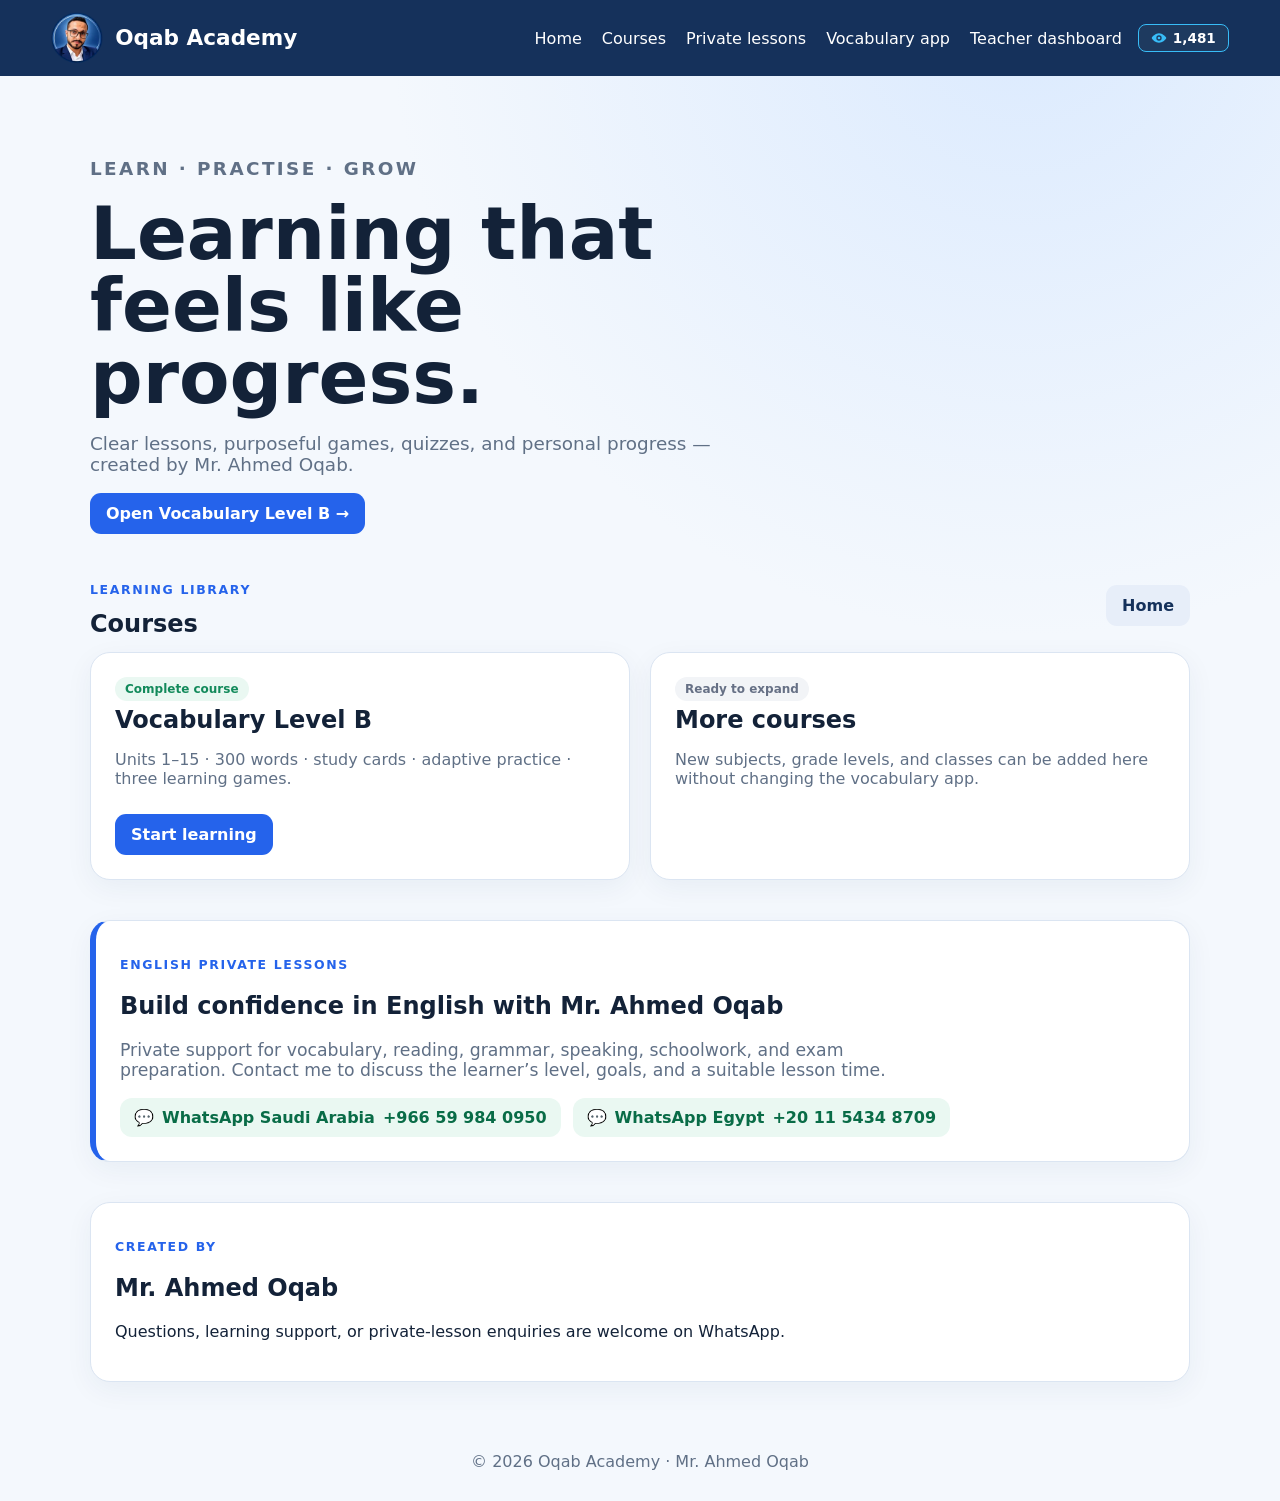
<file: index.html>
<!doctype html>
<html lang="en">
<head>
  <meta charset="utf-8">
  <meta name="viewport" content="width=device-width,initial-scale=1">
  <meta name="description" content="Oqab Academy — vocabulary lessons, games, quizzes, student progress, and English private lessons.">
  <title>Oqab Academy</title>
  <link rel="stylesheet" href="./hub.css">
  <style>
    .header-visits-badge {
      display: inline-flex;
      align-items: center;
      gap: 6px;
      background: #1e3a5f;
      padding: 5px 12px;
      border-radius: 8px;
      font-size: 0.85rem;
      color: #fff;
      border: 1px solid #38bdf8;
      vertical-align: middle;
    }
    .header-visits-badge svg {
      width: 16px;
      height: 16px;
      fill: #38bdf8;
    }
  </style>
</head>
<body>
  <header class="top">
    <a class="brand" href="./" aria-label="Oqab Academy home">
      <img src="./logo.webp" alt="Oqab Academy logo" width="52" height="52">
      <span>Oqab Academy</span>
    </a>
    <nav>
      <a href="./">Home</a>
      <a href="#courses">Courses</a>
      <a href="#private-lessons">Private lessons</a>
      <a href="./vocab/">Vocabulary app</a>
      <a href="./admin.html">Teacher dashboard</a>
      <span class="header-visits-badge" title="Total Website Visits">
        <svg viewBox="0 0 24 24" aria-hidden="true" focusable="false">
          <path d="M12 5c-5.2 0-9.3 4.5-10.5 6a1.6 1.6 0 0 0 0 2C2.7 14.5 6.8 19 12 19s9.3-4.5 10.5-6a1.6 1.6 0 0 0 0-2C21.3 9.5 17.2 5 12 5Zm0 11a4 4 0 1 1 0-8 4 4 0 0 1 0 8Zm0-2a2 2 0 1 0 0-4 2 2 0 0 0 0 4Z"/>
        </svg>
        <b id="total-visits">…</b>
      </span>
    </nav>
  </header>

  <main>
    <section class="hero">
      <div>
        <p class="eyebrow">Learn · practise · grow</p>
        <h1>Learning that feels like progress.</h1>
        <p>Clear lessons, purposeful games, quizzes, and personal progress — created by Mr. Ahmed Oqab.</p>
        <a class="btn primary" href="./vocab/">Open Vocabulary Level B →</a>
      </div>
    </section>

    <section class="wrap" id="courses">
      <div class="section-heading">
        <div>
          <p class="eyebrow">Learning library</p>
          <h2>Courses</h2>
        </div>
        <a class="btn" href="./">Home</a>
      </div>
      <div class="grid">
        <article class="card">
          <span class="tag">Complete course</span>
          <h2>Vocabulary Level B</h2>
          <p>Units 1–15 · 300 words · study cards · adaptive practice · three learning games.</p>
          <a class="btn primary" href="./vocab/">Start learning</a>
        </article>
        <article class="card">
          <span class="tag soon">Ready to expand</span>
          <h2>More courses</h2>
          <p>New subjects, grade levels, and classes can be added here without changing the vocabulary app.</p>
        </article>
      </div>
    </section>

    <section class="wrap panel lessons" id="private-lessons">
      <p class="eyebrow">English private lessons</p>
      <h2>Build confidence in English with Mr. Ahmed Oqab</h2>
      <p>Private support for vocabulary, reading, grammar, speaking, schoolwork, and exam preparation. Contact me to discuss the learner’s level, goals, and a suitable lesson time.</p>
      <div class="contacts">
        <a href="https://wa.me/966599840950" target="_blank" rel="noopener" aria-label="WhatsApp Saudi Arabia, +966 59 984 0950">
          <span aria-hidden="true">💬</span> WhatsApp Saudi Arabia <b dir="ltr">+966 59 984 0950</b>
        </a>
        <a href="https://wa.me/201154348709" target="_blank" rel="noopener" aria-label="WhatsApp Egypt, +20 11 5434 8709">
          <span aria-hidden="true">💬</span> WhatsApp Egypt <b dir="ltr">+20 11 5434 8709</b>
        </a>
      </div>
    </section>

    <section class="wrap panel contact">
      <p class="eyebrow">Created by</p>
      <h2>Mr. Ahmed Oqab</h2>
      <p>Questions, learning support, or private-lesson enquiries are welcome on WhatsApp.</p>
    </section>
  </main>

  <footer>
    © <span id="year"></span> Oqab Academy · Mr. Ahmed Oqab
  </footer>

  <script type="module">
    document.querySelector('#year').textContent = new Date().getFullYear();
    const visitEl = document.querySelector('#total-visits');
    let localCount = parseInt(localStorage.getItem('oqab_hub_visits') || '1480', 10);
    if (!sessionStorage.getItem('hub_counted')) {
      localCount += 1;
      localStorage.setItem('oqab_hub_visits', localCount);
      sessionStorage.setItem('hub_counted', 'true');
    }
    if (visitEl) visitEl.textContent = localCount.toLocaleString();
  </script>
</body>
</html>
</file>
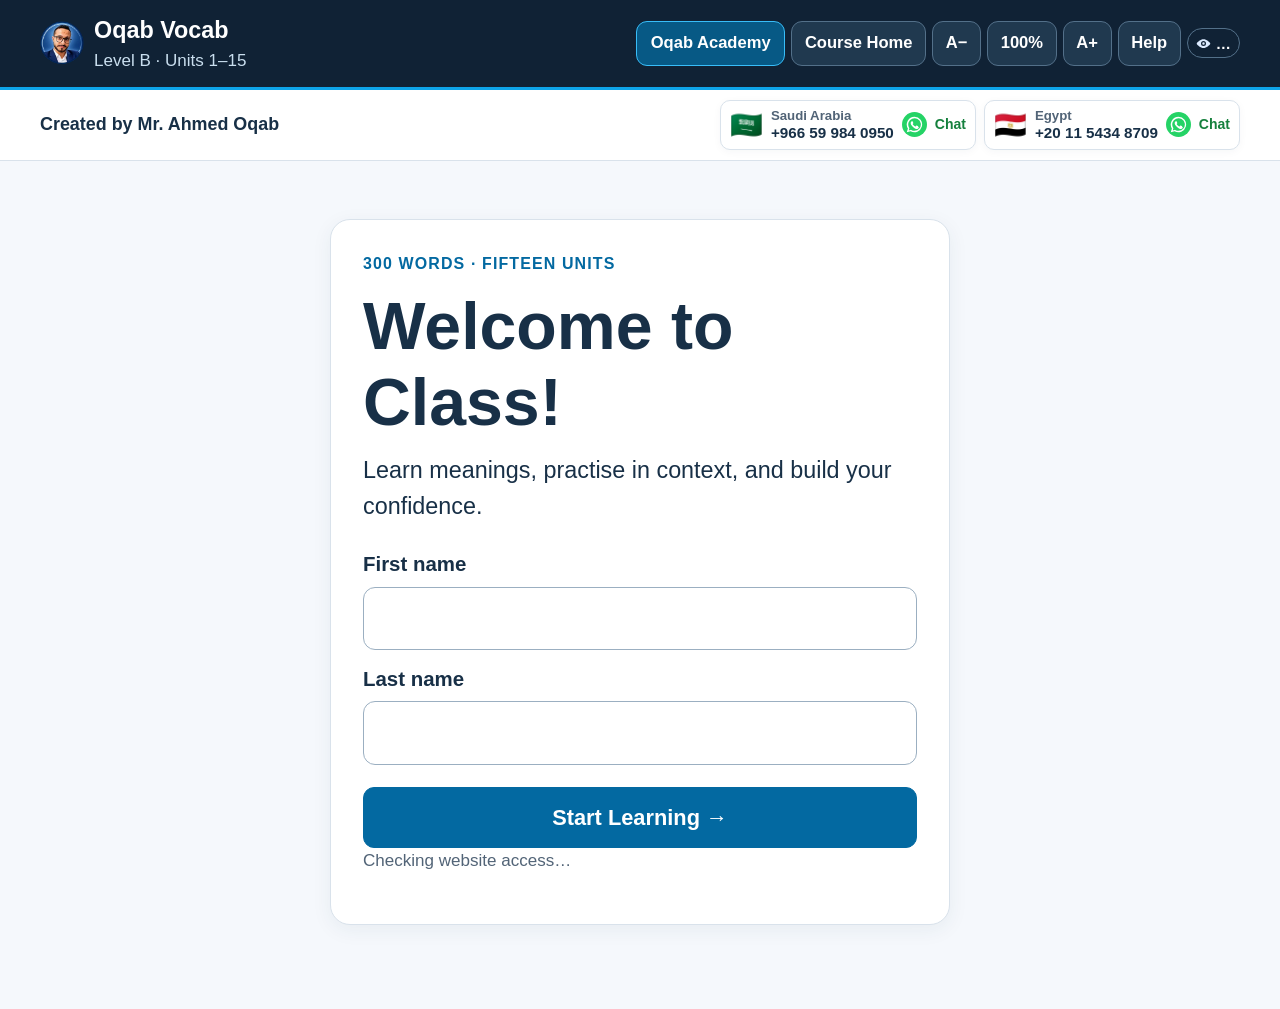
<file: vocab/index.html>
<!doctype html>
<html lang="en">
<head>
  <meta charset="utf-8">
  <meta name="viewport" content="width=device-width, initial-scale=1">
  <base href="./">
  <meta name="description" content="Oqab Vocab Level B: 300 words, practice, games and personal progress.">
  <title>Oqab Vocab | Level B, Units 1–15</title>
  <link rel="stylesheet" href="styles.css?v=20260914-contact-v2">
</head>
<body>
  <a class="skip-link" href="#main-container">Skip to activity</a>
  <header id="main-header">
    <div class="brand"><img id="brand-logo" src="[data-uri]" alt="Oqab Vocabulary Logo" width="44" height="44"><div><strong>Oqab Vocab</strong><small>Level B · <span id="banner-active-unit-text">Units 1–15</span></small></div></div>
    <nav aria-label="Main navigation"><a class="nav-link hub-link" href="../">Oqab Academy</a><button id="global-home-btn" data-action="home">Course Home</button><button id="global-back-btn" data-action="back" hidden>Back</button><button id="zoom-out" data-action="zoom-out" aria-label="Decrease text size">A−</button><button id="zoom-reset" data-action="zoom-reset" aria-label="Reset text size">100%</button><button id="zoom-in" data-action="zoom-in" aria-label="Increase text size">A+</button><button data-action="help">Help</button><span class="header-visits" aria-label="Website visits"><svg viewBox="0 0 24 24" aria-hidden="true" focusable="false"><path d="M12 5c-5.2 0-9.3 4.5-10.5 6a1.6 1.6 0 0 0 0 2C2.7 14.5 6.8 19 12 19s9.3-4.5 10.5-6a1.6 1.6 0 0 0 0-2C21.3 9.5 17.2 5 12 5Zm0 11a4 4 0 1 1 0-8 4 4 0 0 1 0 8Zm0-2a2 2 0 1 0 0-4 2 2 0 0 0 0 4Z"/></svg><b id="public-total-visits">…</b></span><span id="nav-user-info" hidden><span id="nav-xp">0</span> XP <button id="student-password-button" data-action="account-password" hidden>Change password</button> <button data-action="logout">Sign out</button></span></nav>
  </header>
  <aside class="creator-banner" aria-label="Creator and WhatsApp contacts"><div class="creator-details"><strong>Created by Mr. Ahmed Oqab</strong></div><div class="contact-links"><a href="https://wa.me/966599840950" target="_blank" rel="noopener noreferrer" aria-label="Chat with Mr. Ahmed Oqab on WhatsApp in Saudi Arabia, +966 59 984 0950"><span class="country-flag" aria-hidden="true">🇸🇦</span><span class="contact-copy"><small>Saudi Arabia</small><b dir="ltr">+966 59 984 0950</b></span><span class="whatsapp-mark" aria-hidden="true"><svg viewBox="0 0 32 32" focusable="false"><path d="M16 3a13 13 0 0 0-11.1 19.8L3 29l6.4-1.7A13 13 0 1 0 16 3Zm0 23.6a10.6 10.6 0 0 1-5.4-1.5l-.4-.2-3.8 1 1-3.7-.2-.4A10.6 10.6 0 1 1 16 26.6Zm5.8-7.9c-.3-.2-1.9-.9-2.2-1-.3-.1-.5-.2-.7.2s-.8 1-.9 1.2c-.2.2-.3.2-.7.1-1.8-.9-3-1.6-4.2-3.6-.3-.5.3-.5.9-1.7.1-.2 0-.4 0-.6l-1-2.3c-.3-.6-.5-.5-.7-.5h-.6c-.2 0-.6.1-.9.4-.3.4-1.2 1.2-1.2 2.9s1.2 3.3 1.4 3.6c.2.2 2.4 3.7 5.8 5.2 2.1.9 2.9 1 4 .8.6-.1 1.9-.8 2.1-1.5.3-.7.3-1.4.2-1.5-.1-.1-.3-.2-.6-.4Z"/></svg></span><span class="chat-label">Chat</span></a><a href="https://wa.me/201154348709" target="_blank" rel="noopener noreferrer" aria-label="Chat with Mr. Ahmed Oqab on WhatsApp in Egypt, +20 11 5434 8709"><span class="country-flag" aria-hidden="true">🇪🇬</span><span class="contact-copy"><small>Egypt</small><b dir="ltr">+20 11 5434 8709</b></span><span class="whatsapp-mark" aria-hidden="true"><svg viewBox="0 0 32 32" focusable="false"><path d="M16 3a13 13 0 0 0-11.1 19.8L3 29l6.4-1.7A13 13 0 1 0 16 3Zm0 23.6a10.6 10.6 0 0 1-5.4-1.5l-.4-.2-3.8 1 1-3.7-.2-.4A10.6 10.6 0 1 1 16 26.6Zm5.8-7.9c-.3-.2-1.9-.9-2.2-1-.3-.1-.5-.2-.7.2s-.8 1-.9 1.2c-.2.2-.3.2-.7.1-1.8-.9-3-1.6-4.2-3.6-.3-.5.3-.5.9-1.7.1-.2 0-.4 0-.6l-1-2.3c-.3-.6-.5-.5-.7-.5h-.6c-.2 0-.6.1-.9.4-.3.4-1.2 1.2-1.2 2.9s1.2 3.3 1.4 3.6c.2.2 2.4 3.7 5.8 5.2 2.1.9 2.9 1 4 .8.6-.1 1.9-.8 2.1-1.5.3-.7.3-1.4.2-1.5-.1-.1-.3-.2-.6-.4Z"/></svg></span><span class="chat-label">Chat</span></a></div></aside>
  <main id="main-container" tabindex="-1">
    <section id="view-login" class="view narrow">
      <div class="panel welcome"><p class="eyebrow">300 words · Fifteen units</p><h1>Welcome to Class!</h1><p>Learn meanings, practise in context, and build your confidence.</p>
      <form id="login-form"><label for="login-fname">First name</label><input id="login-fname" name="firstName" autocomplete="given-name" required maxlength="40"><label for="login-lname">Last name</label><input id="login-lname" name="lastName" autocomplete="family-name" required maxlength="40"><div id="student-access-fields" hidden><label for="login-student-id">Student ID</label><input id="login-student-id" name="login" autocomplete="username" maxlength="7" pattern="[Ss][0-9]{6}" placeholder="S190256"><label for="login-password">Password</label><input id="login-password" name="password" type="password" autocomplete="current-password" minlength="8"><button id="student-forgot-password" type="button">Forgot Password?</button></div><button id="login-submit" class="primary full" type="submit">Start Learning →</button></form>
      <p id="access-note" class="small muted">Checking website access…</p><p id="login-error" class="error" role="alert" hidden></p></div>
    </section>
    <section id="view-student-dash" class="view" hidden>
      <div class="row heading"><div><p class="eyebrow">Your vocabulary journey</p><h1>Welcome, <span id="dash-greeting-name">Student</span>!</h1></div><div><label for="dash-unit-select">Active unit</label><select id="dash-unit-select"><option value="1">Unit 1</option><option value="2">Unit 2</option><option value="3">Unit 3</option><option value="4">Unit 4</option><option value="5">Unit 5</option><option value="6">Unit 6</option><option value="7">Unit 7</option><option value="8">Unit 8</option><option value="9">Unit 9</option><option value="10">Unit 10</option><option value="11">Unit 11</option><option value="12">Unit 12</option><option value="13">Unit 13</option><option value="14">Unit 14</option><option value="15">Unit 15</option></select></div></div>
      <div class="stats"><div><strong id="dash-xp">0</strong><span>Total XP</span></div><div><strong id="dash-mastered">0 / 20</strong><span>Words mastered</span></div><div><strong id="dash-current-unit-badge">Unit 1</strong><span>Target unit</span></div><div><strong id="dash-games-won">0</strong><span>Games completed</span></div><div><strong id="dash-personal-visits">—</strong><span>My visits</span></div></div>
      <div class="panel goals"><strong>Unit goals</strong><p>Explain each word • Use it in a new sentence • Recognise valid word relationships</p><small>Mastery requires three correct answers in a row, across at least two skills and two attempts.</small></div>
      <div id="resume-box" class="notice" hidden><span id="resume-label"></span><button data-action="resume">Continue saved practice</button></div>
      <div class="activity-cards">
        <article class="panel activity green"><span class="activity-icon" aria-hidden="true">📖</span><h2>1. Study Deeply</h2><p>Explore meanings, examples, visuals, common phrases, and usage notes.</p><button data-action="study">Read & Explore</button></article>
        <article class="panel activity blue"><span class="activity-icon" aria-hidden="true">▤</span><h2>2. Flashcards</h2><p>Recall each meaning, flip to check, and mark words for another review.</p><button data-action="flashcards">Flip Cards</button></article>
        <article class="panel activity purple"><span class="activity-icon" aria-hidden="true">🎯</span><h2>3. Play Games</h2><p>Word–Meaning Match, clue-based Word Search, and Context Challenge.</p><button data-action="games">Enter Arcade</button></article>
        <article class="panel activity amber"><span class="activity-icon" aria-hidden="true">✍️</span><h2>4. Homework Quiz</h2><p>Three mixed quizzes. Every quiz tests all 20 words using new questions.</p><button data-action="quiz-menu">Choose Quiz</button></article>
        <article class="panel activity rose"><span class="activity-icon" aria-hidden="true">↻</span><h2>Review My Words</h2><p id="review-description">Revisit mistakes, flagged flashcards, and words due for practice.</p><button data-action="review">Start Review</button></article>
        <article class="panel activity teal"><span class="activity-icon" aria-hidden="true">📈</span><h2>My Progress</h2><p>See word mastery, previous results, and download a report to share.</p><button data-action="progress">View Progress</button></article>
      </div>
    </section>
    <section id="view-study-deeply" class="view" hidden><div class="heading"><p class="eyebrow" id="study-active-unit-text"></p><h1>Study Deeply</h1><p>Notice the meaning, the common phrase, and the example before you practise.</p><label for="study-search">Find a word in this unit</label><input type="search" id="study-search" placeholder="Type a word or part of its meaning"></div><div id="study-list-container"></div><button id="study-finish" class="primary full" data-action="study-finish">Finish study session</button></section>
    <section id="view-flashcards" class="view narrow-wide" hidden><div class="row heading"><h1>Flashcards</h1><strong id="fc-counter"></strong></div><div class="row controls"><label>Show first <select id="fc-direction"><option value="word">Word</option><option value="meaning">Meaning</option></select></label><label class="check"><input id="fc-show-visual" type="checkbox"> Show visual hint</label><button data-action="fc-shuffle">Shuffle</button></div><div id="flashcard-inner" class="panel flashcard" data-action="fc-flip" role="button" tabindex="0" aria-expanded="false"><div id="fc-front"></div><div id="fc-back" hidden></div><span class="small muted">Select the card or press Enter to flip.</span></div><div class="row controls"><button data-action="fc-audio" aria-label="Listen to the current word">🔊 Listen</button><span id="fc-ipa" class="muted"></span><button data-action="fc-prev" id="fc-prev">← Previous</button><button data-action="fc-next" id="fc-next">Next →</button></div><div id="fc-rating" class="row controls" hidden><button class="success" data-action="fc-known">Know it ✓</button><button data-action="fc-again">Review again ↻</button></div><p id="fc-feedback" role="status"></p><button class="primary" data-action="fc-finish">Finish flashcards</button></section>
    <section id="view-games-hub" class="view" hidden><p class="eyebrow" id="arcade-unit-badge"></p><h1>Games Arcade</h1><div class="activity-cards games"><article class="panel activity purple"><span class="activity-icon">🧩</span><h2>Word–Meaning Match</h2><p>Match all 20 words in three rounds: 8, 8, and 4 pairs. Accuracy counts.</p><button data-action="match">Play Match</button></article><article class="panel activity rose"><span class="activity-icon">🔎</span><h2>Word Search</h2><p>Solve clues, then find the words in all eight directions.</p><button data-action="ws-menu">Find Words</button></article><article class="panel activity amber"><span class="activity-icon">💬</span><h2>Context Challenge</h2><p>Use new sentences to practise all 20 words. Choose practice A, B, or C.</p><button data-action="context-menu">Choose Challenge</button></article></div></section>
    <section id="view-game-matching" class="view" hidden><div class="row heading"><div><h1>Word–Meaning Match</h1><p id="match-round"></p></div><strong id="match-score"></strong></div><p>Choose a word and its definition. All cards stay visible. Use Tab and Enter, or select the cards.</p><div id="match-grid" class="match-grid"></div><p id="match-feedback" class="feedback" role="status"></p><button id="match-next" class="primary" data-action="match-next" hidden>Next round</button></section>
    <section id="view-game-wordsearch" class="view" hidden><div class="row heading"><div><h1>Word Search</h1><p id="ws-section-badge"></p></div><button data-action="ws-menu">New puzzle</button></div><p class="small">Drag in a straight line, or tap the first and last letters. Keyboard: arrows to move; Enter to start/end; Escape to cancel. Words may run backwards or diagonally. Accents are omitted in the grid.</p><label class="check"><input type="checkbox" id="ws-large"> Larger grid cells</label><div class="ws-layout"><div class="panel ws-wrap"><div id="ws-grid" class="ws-grid" role="grid" aria-label="Word-search letters"></div></div><div class="panel"><div class="row"><h2>Clues</h2><strong id="ws-count"></strong></div><div id="ws-word-list"></div><p class="small muted" id="ws-hint-cost">A hint reveals the word and its first square. Each hint reduces puzzle XP by 3.</p></div></div><p id="ws-feedback" class="feedback" role="status"></p><button id="ws-finish" class="primary" data-action="ws-finish" hidden>View puzzle results</button></section>
    <section id="view-quiz" class="view narrow-wide" hidden><div class="row heading"><div><p class="eyebrow" id="quiz-variant-label"></p><h1 id="quiz-title">Homework Quiz</h1></div><strong id="quiz-counter"></strong></div><progress id="quiz-progress-bar" value="0" max="20" aria-label="Questions answered"></progress><div class="panel question"><p id="quiz-instruction" class="eyebrow"></p><h2 id="quiz-question"></h2><div id="quiz-options-container" class="options"></div><div id="quiz-feedback-area" class="feedback" role="status"></div><button id="quiz-next-btn" class="primary full" data-action="question-next" hidden>Next question →</button></div><p class="small muted">Your answers are saved on this browser. You can return home and continue later.</p></section>
    <section id="view-results" class="view narrow-wide" hidden><div class="panel results"><span class="activity-icon" aria-hidden="true">🏆</span><p class="eyebrow" id="results-unit"></p><h1 id="results-title"></h1><p id="results-message"></p><div class="stats result-stats"><div><strong id="results-score"></strong><span>Result</span></div><div><strong id="results-xp"></strong><span>XP earned</span></div></div><div class="row controls"><button class="primary" data-action="home">Back to Dashboard</button><button id="results-review" data-action="result-review">Practise missed words</button><button data-action="result-copy">Copy result</button><button data-action="result-download">Download result</button></div><div id="result-copy-box" hidden><label for="result-copy-text">Select and copy this result</label><textarea id="result-copy-text" readonly rows="6"></textarea></div></div><div id="results-details"></div></section>
    <section id="view-progress" class="view" hidden><div class="row heading"><div><h1>My Progress</h1><p>Progress is personal to your name on this browser.</p></div><div class="controls row"><button data-action="export-progress">Download progress CSV</button><button data-action="export-history">Download history CSV</button><button data-action="export-backup">Download backup</button></div></div><p class="notice">Mastery: three correct answers in a row, using at least two skills across at least two attempts. Flashcard ratings show confidence; they do not count as test answers.</p><div id="progress-summary" class="stats"></div><h2>Words in this unit</h2><div class="table-wrap"><table><thead><tr><th>Word</th><th>Status</th><th>Correct / answered</th><th>Next review</th></tr></thead><tbody id="progress-words"></tbody></table></div><h2>Recent results</h2><p class="small muted">Up to 200 results per student are kept here. Export your history to keep a longer record.</p><div id="progress-history"></div></section>
    <section id="view-help" class="view narrow-wide" hidden><div class="panel"><h1>Learning guide</h1><ol><li>Study a small group of words and notice how they are used.</li><li>Recall the meaning before flipping each flashcard.</li><li>Practise meanings in Word–Meaning Match and use context in Context Challenge.</li><li>Complete Quiz A, B, and C on separate occasions.</li><li>Return to Review My Words for mistakes and scheduled practice.</li></ol><h2>What the scores mean</h2><p>XP rewards completed activities. Mastery comes from correct answers across different skills and attempts. Matching reports first-try accuracy; word search reports words found and hints used.</p><h2>Audio and saving</h2><p>The lessons, visuals, and games work offline. Natural dictionary recordings need internet access. The app does not use the device’s robotic speech voice; if a recording is temporarily unavailable, the pronunciation symbols remain visible.</p><p>Approved students remain signed in on their device and their progress syncs online. Choose Sign out on a shared device. Download a result or a CSV from My Progress to share your work.</p><h2>Keyboard and display</h2><p>Use Tab to move between controls and Enter or Space to select. Word search also supports arrow keys, Home, End, Enter, and Escape. Use A− and A+ to change text size. Escape closes a dialog.</p><p class="small muted">Vocabulary definitions and word lists adapted from the supplied learning app. Pronunciation recordings link to online dictionaries; usage corrections were checked against Collins English Dictionary. Students never need the teacher password.</p><button class="primary" data-action="home">Return to course home</button> <a class="nav-link" href="../">Go to Oqab Academy</a></div></section>
  </main>
  <dialog id="modal-variant" aria-labelledby="variant-modal-title"><div class="row"><h2 id="variant-modal-title">Choose a quiz</h2><button data-action="close-dialog" aria-label="Close dialog">✕</button></div><p id="variant-description"></p><div id="variant-buttons" class="stack"></div></dialog>
  <dialog id="modal-ws-section" aria-labelledby="ws-modal-title"><div class="row"><h2 id="ws-modal-title">Choose a word search</h2><button data-action="close-dialog" aria-label="Close dialog">✕</button></div><label for="ws-difficulty">Grid size</label><select id="ws-difficulty"><option value="15">Standard · 15 × 15</option><option value="17">Challenge · 17 × 17</option></select><p>Both sizes include diagonal and backward words.</p><div class="stack"><button data-action="ws-start" data-section="1">Section 1 · Words 1–10</button><button data-action="ws-start" data-section="2">Section 2 · Words 11–20</button></div></dialog>
  <dialog id="password-change-dialog" aria-labelledby="password-change-title"><form id="student-password-form"><h2 id="password-change-title">Create your private password</h2><p id="password-change-note">Your temporary password cannot be used after this change.</p><label for="student-current-password">Current or temporary password</label><input id="student-current-password" type="password" autocomplete="current-password" required><label for="student-new-password">New private password</label><input id="student-new-password" type="password" autocomplete="new-password" minlength="10" required><p class="small muted">Use at least 10 characters with uppercase, lowercase, a number, and a symbol.</p><label for="student-confirm-password">Confirm new password</label><input id="student-confirm-password" type="password" autocomplete="new-password" minlength="10" required><p id="password-change-error" class="error" role="alert" hidden></p><div class="row controls"><button class="primary" type="submit">Save private password</button><button id="password-change-cancel" type="button">Cancel</button></div></form></dialog>
  <dialog id="student-forgot-dialog" aria-labelledby="student-forgot-title"><div><h2 id="student-forgot-title">Forgot Password?</h2><p>Ask your teacher for a secure password reset. Your teacher will give you a new temporary password, but can never see your old or private password.</p><p>Sign in with the temporary password once. You will then be required to create a new private password before entering the course.</p><div class="row controls"><button class="primary" type="button" data-action="close-dialog">I understand</button></div></div></dialog>
  <div id="toast" class="toast" role="status" aria-live="polite" hidden></div>
  <noscript><p class="notice">Please enable JavaScript to use the vocabulary activities.</p></noscript>
  <script src="vocabulary.js"></script>
  <script src="practice.js"></script>
  <script src="audio.js"></script>
  <script src="units-6-7.js"></script>
  <script src="unit-8.js"></script>
  <script src="unit-9.js"></script>
  <script src="unit-10.js"></script>
  <script src="unit-11.js"></script>
  <script src="unit-12.js"></script>
  <script src="unit-13.js"></script>
  <script src="unit-14.js"></script>
  <script src="unit-15.js"></script>
  <script type="module" src="app.js?v=20260913-cambridge-audio"></script>
  <script defer src="activities.js"></script>
  <script defer src="wordsearch.js"></script>
  <script defer src="ui.js?v=20260913-teacher-reset"></script>
</body>
</html>
</file>
<file: hub.css>
:root{--ink:#132238;--muted:#607086;--navy:#15315b;--blue:#2563eb;--sky:#eaf3ff;--gold:#f5b942;--paper:#fff;--line:#dbe5f2;--green:#138a5b;--red:#b42318;font-family:Inter,ui-sans-serif,system-ui,-apple-system,"Segoe UI",sans-serif;color:var(--ink);background:#f4f8fd}
*{box-sizing:border-box}
body{margin:0;min-height:100vh;background:radial-gradient(circle at 80% 0,#dbeafe 0,transparent 35%),#f4f8fd}
a{color:inherit}.top{background:var(--navy);color:#fff;padding:12px clamp(18px,4vw,64px);display:flex;align-items:center;justify-content:space-between;gap:18px}
.brand{display:flex;align-items:center;gap:12px;font-weight:800;font-size:clamp(1.05rem,2vw,1.35rem);text-decoration:none;line-height:1.15}.brand img{width:52px;height:52px;border-radius:50%;object-fit:cover;flex:0 0 auto}
.top nav{display:flex;gap:12px;align-items:center;flex-wrap:wrap;justify-content:flex-end}.top a{text-decoration:none}.top nav a{padding:8px 4px}
.hero,.wrap{width:min(1100px,calc(100% - 32px));margin:auto}.hero{padding:64px 0 36px;display:grid;grid-template-columns:1.4fr .8fr;gap:32px;align-items:center}
.eyebrow{text-transform:uppercase;letter-spacing:.13em;font-weight:800;color:var(--blue);font-size:.78rem}.hero h1{font-size:clamp(2.2rem,6vw,4.6rem);line-height:.98;margin:.18em 0}.hero p{font-size:1.15rem;color:var(--muted);max-width:60ch}
.metric{background:var(--navy);color:#fff;border-radius:24px;padding:28px;box-shadow:0 20px 50px #15315b2a;display:flex;align-items:center;justify-content:center;gap:18px;min-height:145px}.metric .eye{font-size:3rem}.metric strong{font-size:3rem;color:var(--gold)}
.grid{display:grid;grid-template-columns:repeat(auto-fit,minmax(250px,1fr));gap:20px}.card,.panel{background:#fff;border:1px solid var(--line);border-radius:20px;padding:24px;box-shadow:0 8px 28px #15315b0e}.card h2{margin:.2em 0}.card p{color:var(--muted);min-height:48px}
.tag{display:inline-block;border-radius:999px;background:#eaf8f2;color:var(--green);font-size:.75rem;font-weight:800;padding:5px 10px}.tag.soon{background:#f2f4f7;color:#667085}
.btn,button{border:0;border-radius:11px;padding:11px 16px;font:inherit;font-weight:750;cursor:pointer;background:#e7eef9;color:var(--navy)}.btn{text-decoration:none;display:inline-block}.primary{background:var(--blue);color:#fff}
.section-heading{display:flex;align-items:center;justify-content:space-between;gap:16px;margin-bottom:12px}.section-heading h2{margin:.1em 0}.contact,.lessons{margin:40px auto}.lessons{border-left:6px solid var(--blue)}.lessons>p:not(.eyebrow){font-size:1.08rem;color:var(--muted);max-width:75ch}
.contacts{display:flex;flex-wrap:wrap;gap:12px}.contacts a{background:#eaf8f2;color:#096c47;border-radius:12px;padding:10px 14px;text-decoration:none;font-weight:750;display:inline-flex;align-items:center;gap:8px;flex-wrap:wrap}.contacts b{font-weight:800}footer{text-align:center;color:var(--muted);padding:30px}
.admin-grid{display:grid;grid-template-columns:repeat(12,1fr);gap:18px;margin-top:24px}.admin-grid>.panel{grid-column:span 6}.admin-grid>.wide{grid-column:1/-1}.statrow{display:grid;grid-template-columns:repeat(4,1fr);gap:12px}.stat{background:var(--sky);border-radius:14px;padding:16px}.stat strong{display:block;font-size:1.7rem}
label{font-weight:700;display:block;margin:12px 0 5px}input,select,textarea{width:100%;padding:11px;border:1px solid #bbc9da;border-radius:10px;font:inherit;background:#fff}textarea{min-height:130px}.row{display:flex;align-items:end;gap:10px}.row>*{flex:1}.message{padding:10px;border-radius:10px;background:var(--sky);margin:12px 0}.error{background:#fff0ef;color:var(--red)}
table{width:100%;border-collapse:collapse;font-size:.9rem}th,td{text-align:left;border-bottom:1px solid var(--line);padding:10px 7px}.scroll{overflow:auto;max-height:420px}.hidden{display:none!important}
@media(max-width:720px){.hero{grid-template-columns:1fr;padding-top:38px}.admin-grid>.panel{grid-column:1/-1}.statrow{grid-template-columns:1fr 1fr}.top{flex-direction:column;align-items:flex-start}.top nav{width:100%;justify-content:flex-start}.row{display:block}.brand img{width:46px;height:46px}.section-heading{align-items:flex-end}}
</file>
<file: vocab/styles.css>
:root { color-scheme: light; --ink:#183047; --muted:#526477; --blue:#0369a1; --line:#d9e2eb; --paper:#f5f8fc; --radius:20px; font:clamp(17px,calc(15px + .35vw),20px)/1.55 Calibri,Arial,sans-serif; }
* { box-sizing:border-box; }
body { margin:0; color:var(--ink); background:var(--paper); }
[hidden] { display:none!important; }
h1,h2,h3,p { margin-top:0; }
h1 { font-size:clamp(1.8rem,4vw,2.5rem); line-height:1.15; margin-bottom:.6rem; }
h2 { font-size:clamp(1.45rem,2.2vw,1.8rem); line-height:1.25; overflow-wrap:anywhere; }
h3 { font-size:1.3rem; }
button,input,select,textarea { font:inherit; }
button { cursor:pointer; color:var(--ink); background:#fff; border:1px solid #b9c8d7; border-radius:11px; padding:.65rem 1rem; min-height:44px; font-weight:700; transition:background .15s,border-color .15s; }
button:hover { background:#eaf2f9; border-color:var(--blue); }
button:disabled { opacity:.6; cursor:default; }
button:focus-visible,a:focus-visible,input:focus-visible,select:focus-visible,textarea:focus-visible,summary:focus-visible { outline:3px solid #c026d3; outline-offset:3px; }
[role=button]:focus-visible { outline:3px solid #c026d3; outline-offset:3px; }
button.primary { background:var(--blue); border-color:var(--blue); color:white; }
button.primary:hover { background:#075985; }
button.success { background:#dcfce7; border-color:#16834b; color:#14532d; }
input:not([type=checkbox]),select,textarea { display:block; width:100%; min-height:56px; padding:.75rem .9rem; border:1px solid #9bafc1; border-radius:12px; background:white; color:var(--ink); font-size:1.08rem; }
label { display:block; font-size:1.05rem; font-weight:700; margin:.65rem 0 .35rem; }
input[type=checkbox] { width:20px; height:20px; accent-color:var(--blue); }
.check { display:flex; align-items:center; gap:.55rem; }
.skip-link { position:absolute; left:8px; top:-70px; background:white; color:var(--ink); z-index:100; padding:12px; }
.skip-link:focus { top:8px; }
#main-header { background:#102235; color:white; padding:12px max(16px,calc((100vw - 1200px)/2)); display:flex; justify-content:space-between; align-items:center; gap:12px; flex-wrap:wrap; border-bottom:3px solid #0ea5e9; }
.brand { display:flex; align-items:center; gap:10px; }
.brand img { width:44px; height:44px; object-fit:contain; }
.brand strong { display:block; font-size:1.2rem; }
.brand small { display:block; color:#c9deee; }
nav { display:flex; align-items:center; gap:6px; flex-wrap:wrap; }
nav button { font-size:.85rem; padding:.45rem .65rem; min-height:40px; background:#20394f; border-color:#537089; color:white; }
nav button:hover { color:#102235; }
.nav-link { display:inline-flex; align-items:center; justify-content:center; min-height:40px; padding:.45rem .7rem; border:1px solid #537089; border-radius:11px; color:white; background:#20394f; font-size:.85rem; font-weight:700; text-decoration:none; }
.nav-link:hover { background:#eaf2f9; color:#102235; border-color:var(--blue); }
.hub-link { background:#075985; border-color:#38bdf8; }
#nav-user-info { white-space:nowrap; font-weight:700; }
.header-visits { display:inline-flex; align-items:center; gap:5px; min-height:30px; padding:3px 8px; border:1px solid #537089; border-radius:999px; color:#dbeafe; font-size:.76rem; line-height:1; }
.header-visits svg { width:15px; height:15px; fill:currentColor; }
.header-visits b { color:#fff; font-size:.78rem; font-weight:800; }
.creator-banner { display:flex; justify-content:space-between; align-items:center; flex-wrap:wrap; gap:12px 24px; padding:10px max(16px,calc((100vw - 1200px)/2)); background:#fff; border-bottom:1px solid var(--line); color:var(--ink); }
.creator-details { display:flex; align-items:center; flex-wrap:wrap; gap:10px; }
.creator-details>strong { font-size:.92rem; font-weight:700; }
.contact-links { display:flex; gap:8px; flex-wrap:wrap; }
.contact-links a { display:flex; align-items:center; gap:8px; text-decoration:none; border:1px solid var(--line); background:#fff; border-radius:10px; padding:7px 9px; color:var(--ink); font-size:.78rem; line-height:1.2; box-shadow:0 2px 8px #1830470a; transition:background .15s,border-color .15s,box-shadow .15s; }
.contact-links a:hover { background:#f0fdf4; border-color:#16a34a; box-shadow:0 3px 10px #16a34a18; }
.country-flag { font-size:1.35rem; line-height:1; }
.contact-copy { min-width:105px; }
.contact-links small { display:block; color:var(--muted); font-size:.68rem; font-weight:700; }
.contact-links b { display:block; font-size:.78rem; font-weight:700; }
.whatsapp-mark { display:grid; place-items:center; width:25px; height:25px; padding:3px; border-radius:50%; background:#25d366; color:#fff; flex:0 0 auto; }
.whatsapp-mark svg { display:block; width:19px; height:19px; fill:currentColor; }
.chat-label { color:#15803d; font-size:.72rem; font-weight:800; }
main { max-width:1200px; padding:28px 20px 64px; margin:auto; }
main:focus { outline:none; }
.view { margin:auto; }
.narrow { max-width:620px; }
.narrow-wide { max-width:850px; }
.panel { background:white; border:1px solid var(--line); border-radius:var(--radius); padding:clamp(22px,3vw,32px); box-shadow:0 5px 20px #243b5310; margin-bottom:20px; overflow-wrap:anywhere; }
.welcome { margin-top:30px; }
.welcome h1 { font-size:clamp(2.35rem,6vw,3.4rem); }
.welcome>p:not(.eyebrow):not(.small) { font-size:1.2rem; }
.welcome form .primary { min-height:60px; font-size:1.12rem; }
.eyebrow { text-transform:uppercase; letter-spacing:.07em; color:var(--blue); font-size:.82rem; font-weight:800; margin-bottom:.6rem; }
.muted { color:var(--muted); }
.small,small { font-size:.875rem; }
.full { width:100%; }
form .primary { margin-top:22px; }
.row { display:flex; align-items:center; justify-content:space-between; gap:16px; flex-wrap:wrap; }
.heading { margin-bottom:24px; }
.heading input { max-width:450px; }
.heading select { min-width:140px; }
.stats { display:grid; grid-template-columns:repeat(4,minmax(0,1fr)); gap:12px; margin:20px 0; }
.stats>div { padding:16px; border:1px solid var(--line); border-radius:15px; background:white; text-align:center; }
.stats strong { display:block; font-size:1.6rem; color:#075985; }
.stats span { display:block; color:var(--muted); font-size:.85rem; }
.goals { border-left:5px solid #0284c7; padding:16px 20px; }
.goals p { margin:.3rem 0; }
.activity-cards { display:grid; grid-template-columns:repeat(auto-fit,minmax(min(100%,460px),1fr)); gap:clamp(18px,2.5vw,28px); }
.activity { display:flex; flex-direction:column; margin:0; border-top:5px solid var(--tone); }
.activity h2 { font-size:clamp(1.5rem,2.4vw,1.85rem); }
.activity p { color:var(--muted); flex:1; font-size:clamp(1.08rem,1.6vw,1.25rem); line-height:1.65; }
.activity button { color:var(--tone); border-color:var(--tone); min-height:58px; font-size:1.08rem; }
.activity-icon { display:block; font-size:2.6rem; margin-bottom:16px; }
.green { --tone:#15803d; }.blue { --tone:#0369a1; }.purple { --tone:#7e22ce; }.amber { --tone:#b45309; }.rose { --tone:#be185d; }.teal { --tone:#0f766e; }
.notice { background:#e5f2fc; border:1px solid #b6d5ef; border-radius:12px; padding:14px 18px; margin:16px 0; }
.notice button { margin:8px 0 0 12px; }
.word-card { display:grid; grid-template-columns:minmax(0,1fr) 210px; gap:22px; scroll-margin-top:20px; }
.word-card h2 { font-size:2rem; margin:0; }
.word-number { font-size:.9rem; color:#16703c; }
.pos { color:var(--muted); font-style:italic; }
.definition { font-size:1.2rem; }
.example { border-left:4px solid #0e9672; background:#f2f8f5; padding:14px; margin:16px 0; }
.phrase { color:#075985; font-weight:700; }
.word-visual { background:linear-gradient(140deg,#e0f2fe,#dcfce7); min-height:190px; padding:18px 12px; border-radius:16px; display:flex; flex-direction:column; justify-content:center; align-items:center; text-align:center; overflow:hidden; }
.word-visual .symbol { display:block; width:100%; max-width:100%; font-size:clamp(3.2rem,4.5vw,4.2rem); letter-spacing:0; line-height:1.08; white-space:nowrap; }
.word-visual p { margin:14px 0 0; width:100%; font-weight:700; font-size:1rem; line-height:1.35; overflow-wrap:anywhere; }
details { margin:12px 0; }
summary { cursor:pointer; color:var(--blue); font-weight:700; padding:8px 0; }
.relations { display:grid; grid-template-columns:1fr 1fr; gap:14px; margin-top:8px; }
.relations p { margin:0; }
.relations strong { display:block; }
.note { font-size:.92rem; color:#645211; background:#fffae5; padding:12px; border-radius:10px; }
.controls { justify-content:center; margin:16px 0; }
.controls label { margin:0; }
.flashcard { width:100%; padding:28px; text-align:center; cursor:pointer; }
.flashcard h2 { font-size:clamp(2rem,6vw,3.3rem); overflow-wrap:anywhere; }
.flashcard .word-visual { max-width:340px; margin:15px auto; }
.flashcard .definition { font-size:1.35rem; font-weight:400; }
.flashcard .example { text-align:left; font-weight:400; }
.flashcard .small { display:block; margin-top:20px; font-weight:400; }
.match-grid { display:grid; grid-template-columns:repeat(4,minmax(0,1fr)); gap:12px; }
.match-card { min-height:125px; padding:16px; overflow-wrap:anywhere; }
.match-card.word { font-size:1.2rem; }
.match-card.def { font-size:.95rem; font-weight:500; }
.match-card.selected { background:#e0f2fe; border:3px solid #0369a1; }
.match-card.matched { background:#dcfce7; border-color:#16834b; color:#14532d; opacity:1; }
.match-card.wrong { border-color:#dc2626; background:#fef2f2; }
.ws-layout { display:grid; grid-template-columns:minmax(0,1fr) 300px; gap:20px; align-items:start; }
.ws-wrap { padding:12px; overflow:auto; }
.ws-grid { display:grid; gap:2px; width:100%; max-width:630px; margin:auto; touch-action:none; user-select:none; }
.ws-grid.large { min-width:570px; }
.ws-row { display:contents; }
.ws-cell { padding:0; min-width:0; min-height:0; aspect-ratio:1; border-radius:4px; font-size:clamp(.65rem,1.6vw,1.05rem); border:1px solid #d9e2eb; }
.ws-cell[aria-selected=true] { background:#fbcfe8; color:#831843; border-color:#be185d; }
.ws-cell.found { background:#bbf7d0; color:#14532d; }
.ws-cell.hint { box-shadow:inset 0 0 0 3px #b45309; }
.ws-clue { padding:12px 0; border-bottom:1px solid var(--line); font-size:.95rem; }
.ws-clue.found { color:#166534; }
.ws-clue button { display:block; min-height:36px; font-size:.8rem; padding:.3rem .6rem; margin-top:5px; }
.question { padding:28px; }
.question h2 { font-size:1.6rem; font-weight:600; padding:20px; border-radius:12px; background:var(--paper); }
.options { display:grid; grid-template-columns:1fr 1fr; gap:14px; }
.options button { text-align:left; font-size:1.2rem; padding:18px; overflow-wrap:anywhere; }
.options button.correct { background:#e7f8ed; border:2px solid #16834b; color:#14532d; opacity:1; }
.options button.incorrect { background:#fef2f2; border:2px solid #dc2626; color:#991b1b; opacity:1; }
.feedback { padding:14px 0; min-height:30px; }
.feedback p:last-child { margin-bottom:0; }
.feedback.good { color:#14532d; }.feedback.bad,.error { color:#991b1b; }
progress { width:100%; height:14px; margin-bottom:18px; accent-color:#16a34a; }
.results { text-align:center; }
.result-stats { grid-template-columns:1fr 1fr; max-width:430px; margin:22px auto; }
.result-detail { padding:16px; border-left:4px solid #15803d; }
.result-detail.missed { border-left-color:#dc2626; }
.table-wrap { overflow:auto; background:white; border:1px solid var(--line); border-radius:12px; }
table { width:100%; border-collapse:collapse; min-width:500px; }
th,td { padding:12px; text-align:left; border-bottom:1px solid var(--line); }
th { background:#e8f0f7; }
.history-item { display:flex; gap:16px; justify-content:space-between; align-items:center; flex-wrap:wrap; }
dialog { width:min(92vw,520px); max-height:85vh; overflow:auto; border:1px solid var(--line); border-radius:20px; padding:26px; color:var(--ink); box-shadow:0 20px 80px #0004; }
dialog::backdrop { background:#102235aa; }
dialog h2 { margin-bottom:0; }
.stack { display:grid; gap:12px; margin-top:16px; }
.stack button { text-align:left; }
.stack small { display:block; font-weight:400; margin-top:4px; }
.toast { position:fixed; bottom:20px; left:50%; transform:translateX(-50%); z-index:200; background:#142b3f; color:white; padding:14px 20px; border-radius:12px; width:max-content; max-width:92vw; box-shadow:0 6px 20px #0003; }
@media(max-width:850px) { .activity-cards { grid-template-columns:1fr; }.ws-layout { grid-template-columns:1fr; }.ws-grid { max-width:580px; }.ws-cell { font-size:clamp(.7rem,2.5vw,1.1rem); }.word-card { grid-template-columns:1fr 180px; } }
@media(max-width:560px) { main { padding:20px 12px 45px; }.panel { padding:18px; }.stats { grid-template-columns:1fr 1fr; }.activity-cards,.word-card,.options { grid-template-columns:1fr; }.word-card .word-visual { min-height:160px; }.word-visual .symbol { font-size:clamp(3.4rem,15vw,5.2rem); }.match-grid { grid-template-columns:1fr 1fr; }.match-card { min-height:130px; padding:12px; }.relations { grid-template-columns:1fr; }.question { padding:18px; }.question h2 { font-size:1.25rem; padding:16px; }.options button { font-size:1.05rem; padding:14px; }.ws-wrap { padding:6px; }.ws-cell { font-size:clamp(.65rem,2.5vw,.9rem); }.brand { flex:1 0 100%; }.heading { align-items:flex-start; }.controls { gap:8px; }.controls button { flex:1 1 auto; }.creator-banner { align-items:stretch; }.creator-details { justify-content:space-between; width:100%; }.contact-links { width:100%; }.contact-links a { flex:1 1 145px; } }
@media(prefers-reduced-motion:reduce) { * { scroll-behavior:auto!important; transition:none!important; animation:none!important; } }
@media print { header,nav,button,.controls,.toast,dialog,.skip-link { display:none!important; } main { max-width:none; padding:0; } .panel { box-shadow:none; break-inside:avoid; } body { background:white; } }
</file>
